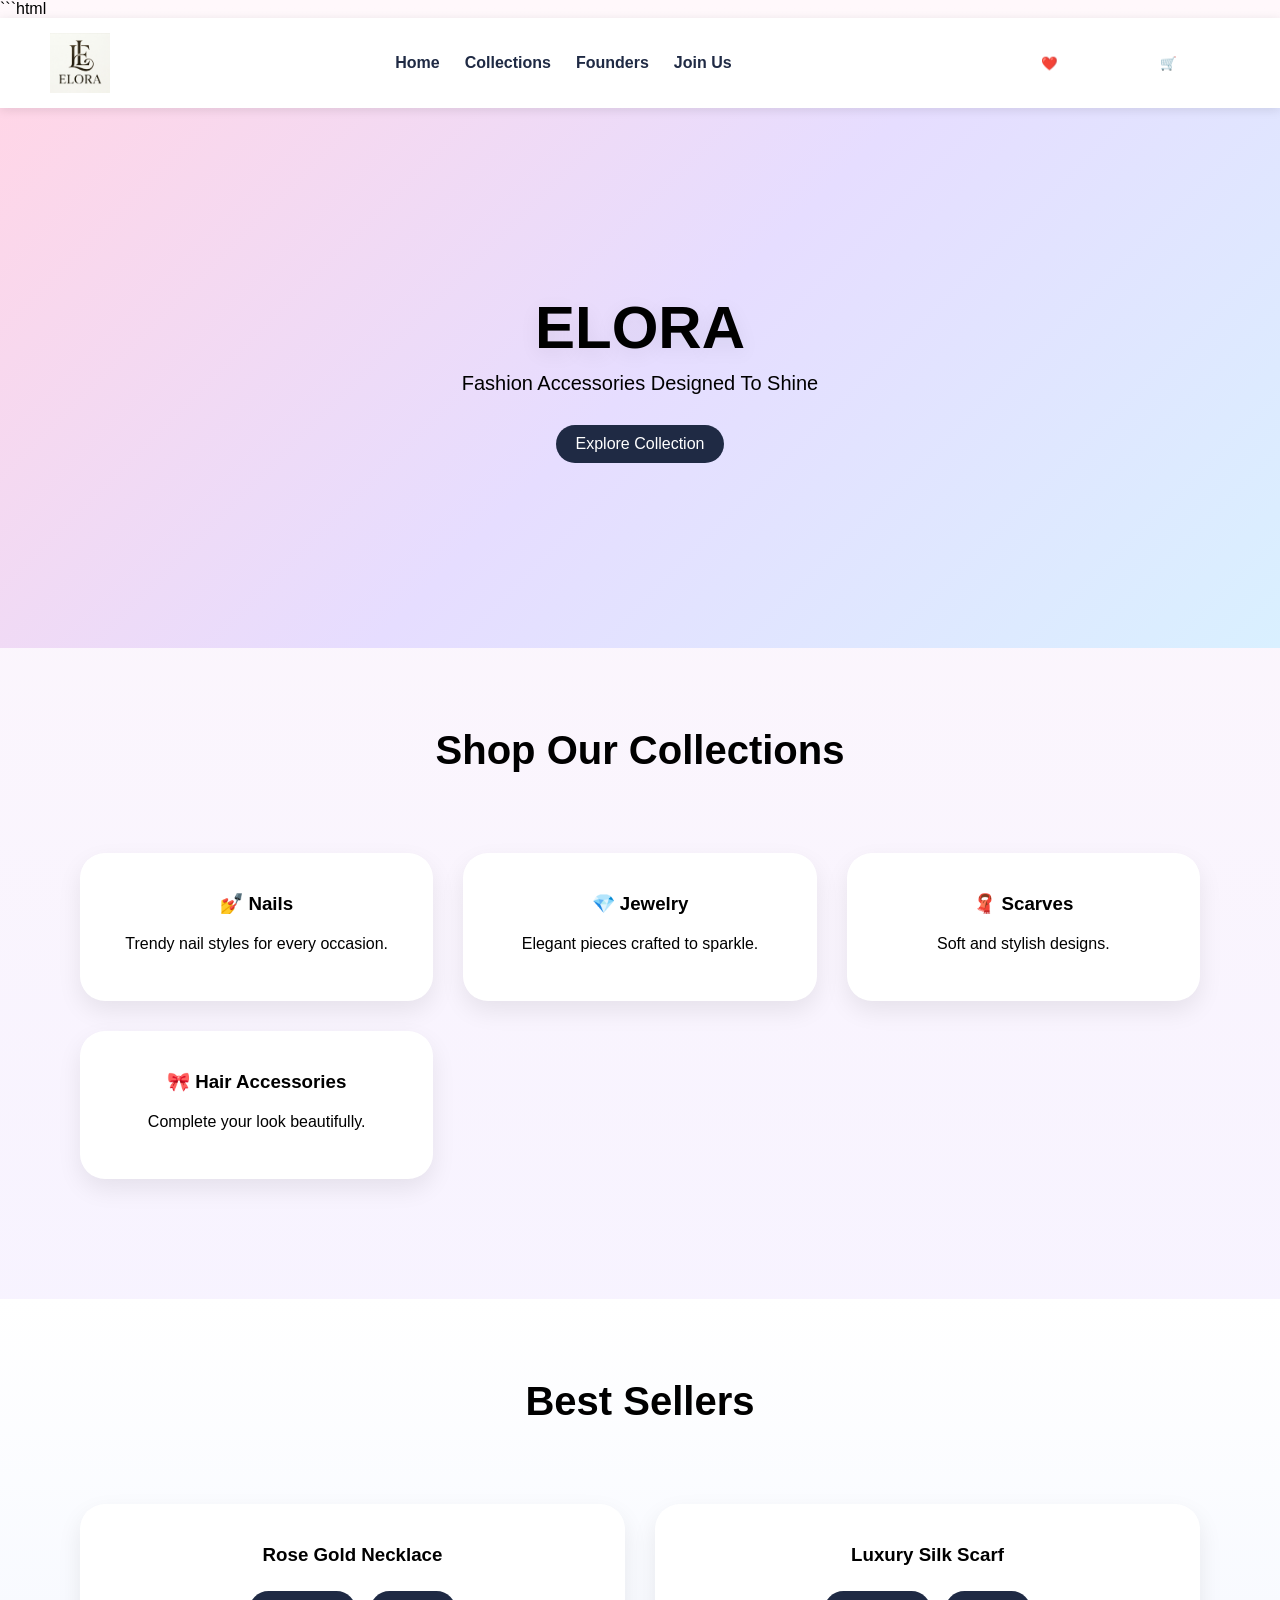
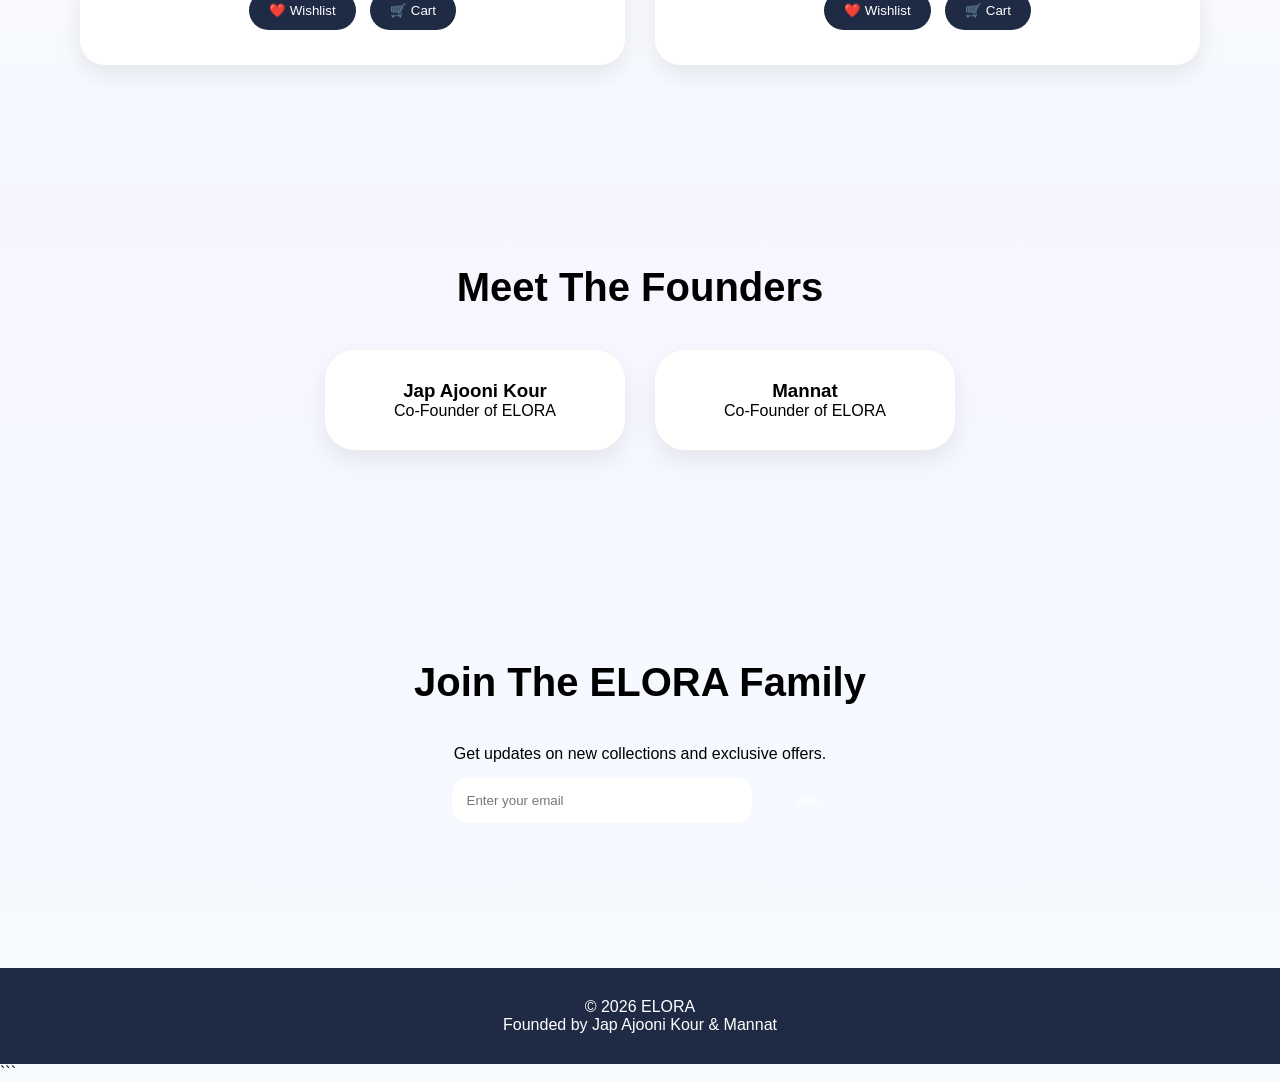
<file: index.html>
```html
<!DOCTYPE html>
<html lang="en">
<head>
<meta charset="UTF-8">
<meta name="viewport" content="width=device-width, initial-scale=1.0">
<title>ELORA | Fashion Accessories</title>

<link rel="stylesheet" href="style.css">
</head>
<body>

<nav>
    <div class="logo">
        <img src="ELORA.png" alt="ELORA Logo">
    </div>

    <ul>
        <li><a href="#home">Home</a></li>
        <li><a href="#collections">Collections</a></li>
        <li><a href="#founders">Founders</a></li>
        <li><a href="#newsletter">Join Us</a></li>
    </ul>

    <div class="nav-icons">
        <button onclick="showWishlist()">❤️ Wishlist</button>
        <button onclick="showCart()">🛒 Cart</button>
    </div>
</nav>

<section class="hero" id="home">
    <h1>ELORA</h1>
    <p>Fashion Accessories Designed To Shine</p>
    <a href="#collections" class="btn">Explore Collection</a>
</section>

<section id="collections">
    <h2>Shop Our Collections</h2>

    <div class="grid">

        <div class="card">
            <h3>💅 Nails</h3>
            <p>Trendy nail styles for every occasion.</p>
            <a href="nails.html" class="card-btn">View Collection</a>
        </div>

        <div class="card">
            <h3>💎 Jewelry</h3>
            <p>Elegant pieces crafted to sparkle.</p>
            <a href="jewelry.html" class="card-btn">View Collection</a>
        </div>

        <div class="card">
            <h3>🧣 Scarves</h3>
            <p>Soft and stylish designs.</p>
            <a href="scarves.html" class="card-btn">View Collection</a>
        </div>

        <div class="card">
            <h3>🎀 Hair Accessories</h3>
            <p>Complete your look beautifully.</p>
            <a href="hair.html" class="card-btn">View Collection</a>
        </div>

    </div>
</section>

<section class="best-sellers">
    <h2>Best Sellers</h2>

    <div class="grid">

        <div class="card">
            <h3>Rose Gold Necklace</h3>
            <button onclick="addToWishlist('Rose Gold Necklace')">❤️ Wishlist</button>
            <button onclick="addToCart('Rose Gold Necklace')">🛒 Cart</button>
        </div>

        <div class="card">
            <h3>Luxury Silk Scarf</h3>
            <button onclick="addToWishlist('Luxury Silk Scarf')">❤️ Wishlist</button>
            <button onclick="addToCart('Luxury Silk Scarf')">🛒 Cart</button>
        </div>

    </div>
</section>

<section id="founders">
    <h2>Meet The Founders</h2>

    <div class="founders-grid">

        <div class="founder-card">
            <h3>Jap Ajooni Kour</h3>
            <p>Co-Founder of ELORA</p>
        </div>

        <div class="founder-card">
            <h3>Mannat</h3>
            <p>Co-Founder of ELORA</p>
        </div>

    </div>
</section>

<section id="newsletter">
    <h2>Join The ELORA Family</h2>

    <p>Get updates on new collections and exclusive offers.</p>

    <input type="email" placeholder="Enter your email">
    <button>Join</button>
</section>

<footer>
    <p>© 2026 ELORA</p>
    <p>Founded by Jap Ajooni Kour & Mannat </p>
</footer>

<script src="script.js"></script>

</body>
</html>
```
</file>
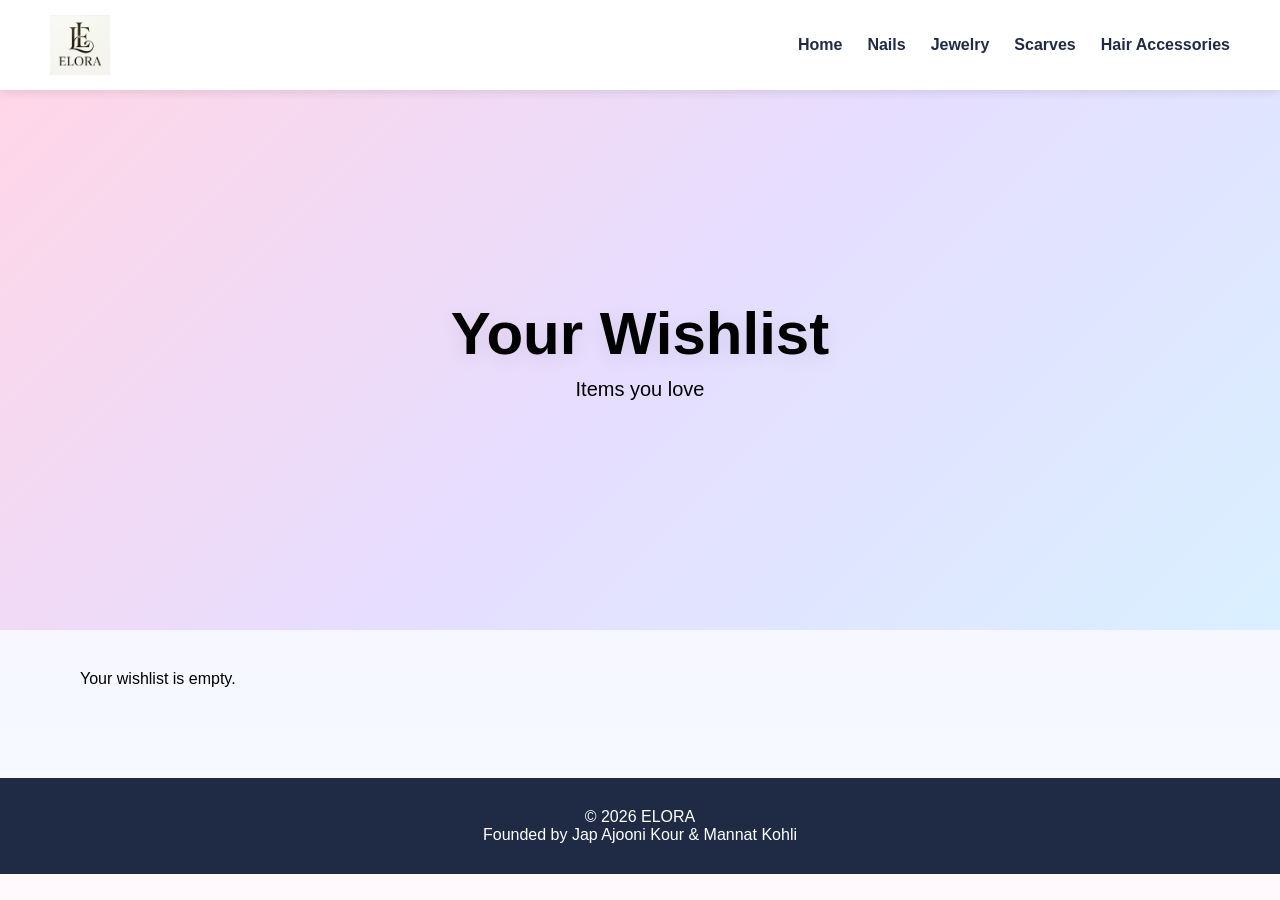
<file: Wishlist.html>
<!DOCTYPE html>
<html lang="en">
<head>
    <meta charset="UTF-8">
    <meta name="viewport" content="width=device-width, initial-scale=1.0">
    <title>Your Wishlist - ELORA</title>
    <link rel="stylesheet" href="style.css">
    <script defer src="script.js"></script>
</head>
<body>

    <nav>
        <div class="logo">
            <a href="index.html"><img src="ELORA.png" alt="ELORA Logo"></a>
        </div>
        <ul>
            <li><a href="index.html">Home</a></li>
            <li><a href="nails.html">Nails</a></li>
            <li><a href="jewelry.html">Jewelry</a></li>
            <li><a href="scarves.html">Scarves</a></li>
            <li><a href="hair.html">Hair Accessories</a></li>
        </ul>
    </nav>

    <section class="hero">
        <h1>Your Wishlist</h1>
        <p>Items you love</p>
    </section>

    <section id="wishlist-items" class="grid">
        <!-- Wishlist items will appear here via JavaScript -->
    </section>

    <footer>
        <p>© 2026 ELORA</p>
        <p>Founded by Jap Ajooni Kour & Mannat Kohli</p>
    </footer>

    <script>
        window.onload = function () {
            let wishlist = JSON.parse(localStorage.getItem('wishlist')) || [];
            let container = document.getElementById('wishlist-items');

            if (wishlist.length === 0) {
                container.innerHTML = "<p>Your wishlist is empty.</p>";
            } else {
                wishlist.forEach(item => {
                    container.innerHTML += `
                        <div class="card">
                            <h3>${item}</h3>
                        </div>
                    `;
                });
            }
        };
    </script>

</body>
</html>
</file>
<file: style.css>
```css
:root{
    --pink:#ffd6e7;
    --purple:#e6ddff;
    --blue:#d9f0ff;
    --navy:#1f2a44;
    --white:#ffffff;
}

*{
    margin:0;
    padding:0;
    box-sizing:border-box;
    font-family:Arial,sans-serif;
}

html{
    scroll-behavior:smooth;
}

body{
    background:linear-gradient(
        180deg,
        #fff8fb,
        #f7f3ff,
        #f5fbff
    );
    color:var(--navy);
}

/* NAVBAR */

nav{
    display:flex;
    justify-content:space-between;
    align-items:center;
    padding:20px 50px;
    background:rgba(255,255,255,0.8);
    backdrop-filter:blur(15px);
    position:sticky;
    top:0;
    z-index:1000;
    box-shadow:0 8px 25px rgba(0,0,0,.06);
}

.logo img{
    height:60px;
    width:auto;
    display:block;
}

nav ul{
    display:flex;
    gap:25px;
    list-style:none;
}

nav a{
    text-decoration:none;
    color:var(--navy);
    font-weight:bold;
    transition:.3s;
}

nav a:hover{
    color:#ff7eb3;
}

/* HERO */

.hero{
    height:90vh;
    display:flex;
    flex-direction:column;
    justify-content:center;
    align-items:center;
    text-align:center;
    background:linear-gradient(
        135deg,
        var(--pink),
        var(--purple),
        var(--blue)
    );
}

.hero h1{
    font-size:90px;
    text-shadow:0 5px 20px rgba(0,0,0,.08);
}

.hero p{
    font-size:24px;
    margin:20px 0;
}

/* BUTTONS */

.btn,
.card-btn,
button{
    background:var(--navy);
    color:white;
    border:none;
    padding:14px 24px;
    border-radius:50px;
    cursor:pointer;
    text-decoration:none;
    transition:.3s;
}

.btn:hover,
.card-btn:hover,
button:hover{
    transform:translateY(-3px);
}

/* SECTIONS */

section{
    padding:80px 30px;
}

h2{
    text-align:center;
    margin-bottom:40px;
    font-size:40px;
}

/* GRID */

.grid{
    max-width:1200px;
    margin:auto;
    display:grid;
    grid-template-columns:repeat(auto-fit,minmax(250px,1fr));
    gap:25px;
}

/* CARDS */

.card{
    background:rgba(255,255,255,.8);
    backdrop-filter:blur(15px);
    padding:25px;
    border-radius:30px;
    text-align:center;
    box-shadow:0 10px 30px rgba(0,0,0,.08);
    transition:.3s;
}

.card:hover{
    transform:translateY(-10px) scale(1.03);
}

.card img{
    width:100%;
    height:250px;
    object-fit:cover;
    border-radius:20px;
    margin-bottom:15px;
}

/* BEST SELLERS */

.best-sellers{
    background:linear-gradient(
        180deg,
        #ffffff,
        #f4f7ff
    );
}

/* FOUNDERS */

.founders-grid{
    display:flex;
    justify-content:center;
    gap:30px;
    flex-wrap:wrap;
}

.founder-card{
    background:white;
    padding:30px;
    border-radius:30px;
    width:300px;
    text-align:center;
    box-shadow:0 10px 25px rgba(0,0,0,.08);
}

/* NEWSLETTER */

#newsletter{
    text-align:center;
    background:linear-gradient(
        135deg,
        var(--pink),
        var(--purple)
    );
    border-radius:40px;
    margin:50px;
}

#newsletter input{
    padding:15px;
    width:300px;
    border:none;
    border-radius:15px;
    margin:15px;
}

/* FOOTER */

footer{
    background:var(--navy);
    color:white;
    text-align:center;
    padding:50px;
}

/* MOBILE */

@media(max-width:768px){

    nav{
        flex-direction:column;
        gap:15px;
    }

    nav ul{
        flex-wrap:wrap;
        justify-content:center;
    }

    .hero h1{
        font-size:55px;
    }

    .hero p{
        font-size:18px;
    }

    #newsletter{
        margin:20px;
    }

    #newsletter input{
        width:100%;
        max-width:300px;
    }
}
```
body {
    font-family: Arial, sans-serif;
    margin: 0;
    background: #fafcff;
    color: #1f2a44;
}

nav {
    display: flex;
    justify-content: space-between;
    align-items: center;
    padding: 15px 50px;
    background: white;
    position: sticky;
    top: 0;
    box-shadow: 0 2px 10px rgba(0,0,0,0.1);
}

.logo img {
    height: 60px;
    width: auto;
}

nav ul {
    display: flex;
    list-style: none;
    gap: 25px;
}

nav a {
    text-decoration: none;
    color: #1f2a44;
    font-weight: bold;
}

.hero {
    height: 60vh;
    display: flex;
    flex-direction: column;
    justify-content: center;
    align-items: center;
    text-align: center;
    background: linear-gradient(135deg, #ffd6e7, #e6ddff, #d9f0ff);
    padding: 20px;
}

.hero h1 {
    font-size: 60px;
    margin: 0;
}

.hero p {
    font-size: 20px;
    margin-top: 10px;
}

.grid {
    display: grid;
    grid-template-columns: repeat(auto-fit, minmax(250px, 1fr));
    gap: 25px;
    max-width: 1200px;
    margin: 30px auto;
    padding: 0 20px;
}

.card {
    background: rgba(255, 255, 255, 0.9);
    padding: 20px;
    border-radius: 15px;
    text-align: center;
    box-shadow: 0 5px 15px rgba(0,0,0,0.1);
    transition: transform 0.3s;
}

.card img {
    width: 100%;
    height: 250px;
    object-fit: cover;
    border-radius: 10px;
    margin-bottom: 15px;
}

.card h3 {
    margin: 10px 0;
}

.btn {
    display: inline-block;
    background: #1f2a44;
    color: white;
    padding: 10px 20px;
    margin-top: 10px;
    border-radius: 30px;
    text-decoration: none;
    transition: background 0.3s;
}

.btn:hover {
    background: #ff7eb3;
}

footer {
    background: #1f2a44;
    color: white;
    text-align: center;
    padding: 30px;
    margin-top: 50px;
}

@media (max-width: 768px) {
    .hero h1 {
        font-size: 40px;
    }

    .hero p {
        font-size: 16px;
    }
}
.categories{
    background:linear-gradient(
        135deg,
        #ffd6e7,
        #e6ddff,
        #d9f0ff
    );
    padding:90px 30px;
}

.categories .card{
    background:white;
    border-radius:25px;
    padding:30px;
    text-align:center;
    box-shadow:0 10px 25px rgba(0,0,0,.08);
}

.categories .card h3{
    margin-bottom:15px;
    font-size:26px;
}

.categories .card p{
    margin-bottom:20px;
}
.grid{
    display:grid;
    grid-template-columns:repeat(auto-fit,minmax(280px,1fr));
    gap:30px;
    max-width:1200px;
    margin:auto;
    padding:40px;
}

.card{
    background:white;
    border-radius:25px;
    padding:30px;
    text-align:center;
    box-shadow:0 10px 25px rgba(0,0,0,.08);
}

.card h3{
    margin-bottom:20px;
}

.card button,
.card .btn{
    border:none;
    background:#1f2a44;
    color:white;
    padding:12px 20px;
    border-radius:20px;
    text-decoration:none;
    cursor:pointer;
    margin:5px;
    display:inline-block;
}

.card button:hover,
.card .btn:hover{
    opacity:.9;
}
</file>
